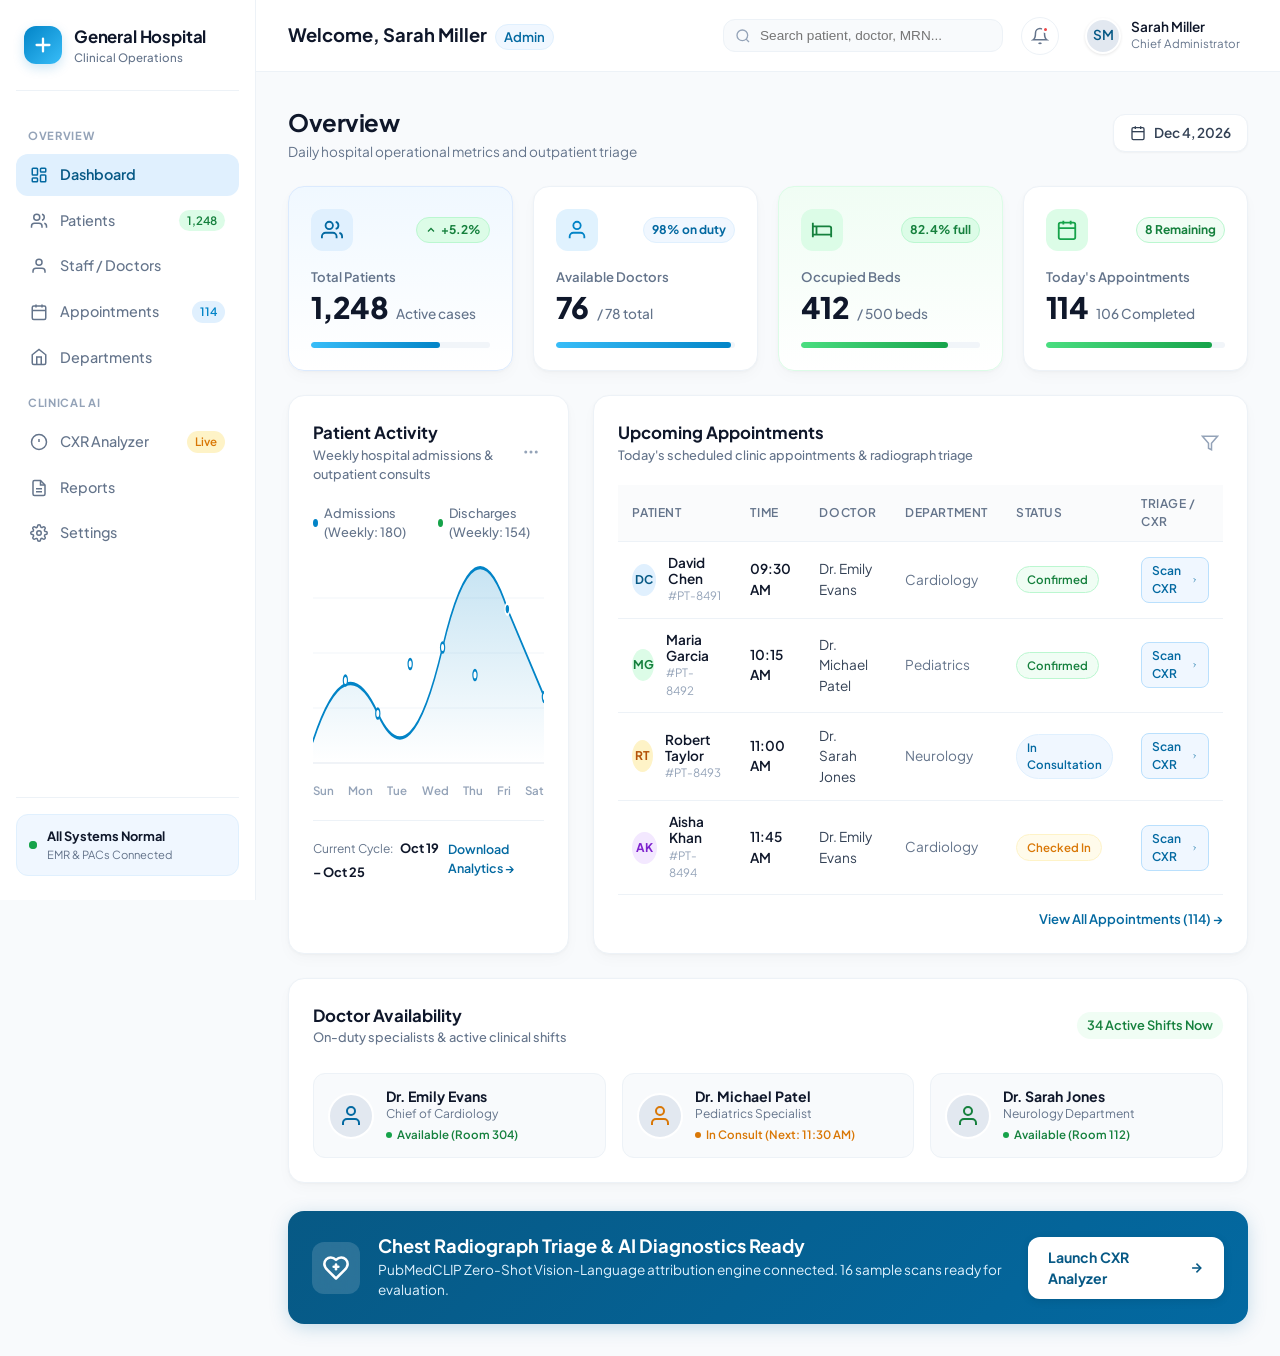
<file: frontend/hospital_dashboard.html>
<!DOCTYPE html>
<html lang="en">
<head>
  <meta charset="UTF-8">
  <meta name="viewport" content="width=device-width, initial-scale=1.0">
  <title>General Hospital — Operations & Management Console</title>
  
  <!-- Clean Human Healthcare Typography -->
  <link rel="preconnect" href="https://fonts.googleapis.com">
  <link rel="preconnect" href="https://fonts.gstatic.com" crossorigin>
  <link href="https://fonts.googleapis.com/css2?family=Plus+Jakarta+Sans:wght@400;500;600;700;800&family=Inter:wght@400;500;600&display=swap" rel="stylesheet">

  <style>
    /* ==========================================================================
       HEALTHCARE DESIGN SYSTEM: CLEAN, HUMAN, SOFT PASTEL BLUE & MINT GREEN
       ========================================================================== */
    :root {
      /* Base canvas & neutrals */
      --bg-canvas: #f8fafc;
      --bg-card: #ffffff;
      --border-subtle: #edf2f7;
      --border-hover: #e2e8f0;

      /* Primary Pastel Blue Palette */
      --blue-50: #f0f7ff;
      --blue-100: #e0f0fe;
      --blue-200: #bae0fd;
      --blue-500: #0284c7;
      --blue-600: #0369a1;
      --blue-700: #075985;

      /* Primary Pastel Mint Green Palette */
      --mint-50: #f0fdf4;
      --mint-100: #dcfce7;
      --mint-200: #bbf7d0;
      --mint-500: #16a34a;
      --mint-600: #15803d;

      /* Soft Alert / Warning (Subtle Amber) */
      --amber-50: #fffbeb;
      --amber-100: #fef3c7;
      --amber-600: #d97706;

      /* High readability slate typography */
      --text-main: #0f172a;
      --text-body: #334155;
      --text-muted: #64748b;
      --text-light: #94a3b8;

      /* Soft drop shadows */
      --shadow-sm: 0 1px 2px 0 rgba(0, 0, 0, 0.04);
      --shadow-card: 0 1px 3px 0 rgba(15, 23, 42, 0.03), 0 6px 16px -2px rgba(15, 23, 42, 0.03);
      --shadow-card-hover: 0 4px 6px -1px rgba(15, 23, 42, 0.04), 0 10px 24px -3px rgba(15, 23, 42, 0.05);

      /* Radius */
      --radius-sm: 8px;
      --radius-md: 12px;
      --radius-lg: 16px;
      --radius-xl: 20px;
    }

    * {
      box-sizing: border-box;
      margin: 0;
      padding: 0;
    }

    body {
      font-family: 'Plus Jakarta Sans', 'Inter', -apple-system, BlinkMacSystemFont, sans-serif;
      background-color: var(--bg-canvas);
      color: var(--text-body);
      -webkit-font-smoothing: antialiased;
      -moz-osx-font-smoothing: grayscale;
      line-height: 1.5;
      overflow-x: hidden;
    }

    /* Layout Shell */
    .dashboard-layout {
      display: flex;
      min-height: 100vh;
      background-color: var(--bg-canvas);
    }

    /* --------------------------------------------------------------------------
       SIDEBAR NAVIGATION
       -------------------------------------------------------------------------- */
    .dashboard-sidebar {
      width: 256px;
      background-color: var(--bg-card);
      border-right: 1px solid var(--border-subtle);
      display: flex;
      flex-direction: column;
      flex-shrink: 0;
      position: sticky;
      top: 0;
      height: 100vh;
      padding: 24px 16px;
      z-index: 40;
    }

    .brand-header {
      display: flex;
      align-items: center;
      gap: 12px;
      padding: 0 8px 24px 8px;
      border-bottom: 1px solid var(--border-subtle);
    }

    .brand-icon {
      width: 38px;
      height: 38px;
      border-radius: var(--radius-md);
      background: linear-gradient(135deg, var(--blue-500), #38bdf8);
      display: flex;
      align-items: center;
      justify-content: center;
      color: #ffffff;
      box-shadow: 0 4px 12px rgba(2, 132, 199, 0.2);
    }

    .brand-title {
      font-size: 1.05rem;
      font-weight: 700;
      color: var(--text-main);
      letter-spacing: -0.01em;
    }

    .brand-subtitle {
      font-size: 0.72rem;
      color: var(--text-muted);
      font-weight: 500;
    }

    .nav-list {
      list-style: none;
      margin-top: 24px;
      display: flex;
      flex-direction: column;
      gap: 4px;
      flex-grow: 1;
    }

    .nav-section-title {
      font-size: 0.7rem;
      font-weight: 700;
      text-transform: uppercase;
      letter-spacing: 0.06em;
      color: var(--text-light);
      padding: 12px 12px 6px 12px;
    }

    .nav-link {
      display: flex;
      align-items: center;
      gap: 12px;
      padding: 10px 14px;
      border-radius: var(--radius-md);
      color: var(--text-muted);
      text-decoration: none;
      font-weight: 500;
      font-size: 0.9rem;
      transition: all 0.15s ease-in-out;
    }

    .nav-link:hover {
      background-color: var(--blue-50);
      color: var(--blue-600);
    }

    .nav-link.active {
      background-color: var(--blue-100);
      color: var(--blue-700);
      font-weight: 600;
    }

    .nav-link.active .nav-icon {
      color: var(--blue-600);
    }

    .nav-icon {
      width: 18px;
      height: 18px;
      color: var(--text-muted);
      transition: color 0.15s ease;
    }

    .nav-badge {
      margin-left: auto;
      font-size: 0.72rem;
      font-weight: 600;
      padding: 2px 8px;
      border-radius: 9999px;
      background-color: var(--mint-100);
      color: var(--mint-600);
    }

    .sidebar-footer {
      padding-top: 16px;
      border-top: 1px solid var(--border-subtle);
    }

    .hospital-system-pill {
      background: var(--blue-50);
      border: 1px solid var(--blue-100);
      padding: 12px;
      border-radius: var(--radius-md);
      display: flex;
      align-items: center;
      gap: 10px;
    }

    .status-dot-pulse {
      width: 8px;
      height: 8px;
      border-radius: 50%;
      background-color: var(--mint-500);
      position: relative;
    }

    .status-dot-pulse::after {
      content: '';
      position: absolute;
      width: 100%;
      height: 100%;
      border-radius: 50%;
      background-color: var(--mint-500);
      opacity: 0.5;
      animation: pulse 2s infinite;
    }

    @keyframes pulse {
      0% { transform: scale(1); opacity: 0.5; }
      100% { transform: scale(2.4); opacity: 0; }
    }

    /* --------------------------------------------------------------------------
       MAIN CONTENT CONTAINER
       -------------------------------------------------------------------------- */
    .dashboard-main {
      flex: 1;
      display: flex;
      flex-direction: column;
      overflow-y: auto;
    }

    /* Topbar */
    .dashboard-topbar {
      height: 72px;
      background-color: var(--bg-card);
      border-bottom: 1px solid var(--border-subtle);
      display: flex;
      align-items: center;
      justify-content: space-between;
      padding: 0 32px;
      position: sticky;
      top: 0;
      z-index: 30;
    }

    .topbar-welcome {
      display: flex;
      align-items: baseline;
      gap: 8px;
    }

    .welcome-greeting {
      font-size: 1.15rem;
      font-weight: 700;
      color: var(--text-main);
    }

    .welcome-role {
      font-size: 0.82rem;
      font-weight: 600;
      color: var(--blue-600);
      background-color: var(--blue-50);
      padding: 2px 8px;
      border-radius: 9999px;
      border: 1px solid var(--blue-100);
    }

    .topbar-actions {
      display: flex;
      align-items: center;
      gap: 18px;
    }

    .search-input-wrapper {
      position: relative;
      width: 280px;
    }

    .search-input-wrapper svg {
      position: absolute;
      left: 12px;
      top: 50%;
      transform: translateY(-50%);
      width: 16px;
      height: 16px;
      color: var(--text-light);
    }

    .search-input {
      width: 100%;
      padding: 8px 12px 8px 36px;
      font-size: 0.85rem;
      border: 1px solid var(--border-subtle);
      border-radius: var(--radius-md);
      background-color: var(--bg-canvas);
      color: var(--text-main);
      outline: none;
      transition: all 0.15s ease;
    }

    .search-input:focus {
      background-color: #ffffff;
      border-color: var(--blue-200);
      box-shadow: 0 0 0 3px rgba(2, 132, 199, 0.08);
    }

    .icon-button {
      width: 38px;
      height: 38px;
      border-radius: 50%;
      border: 1px solid var(--border-subtle);
      background: var(--bg-card);
      display: flex;
      align-items: center;
      justify-content: center;
      color: var(--text-muted);
      cursor: pointer;
      position: relative;
      transition: all 0.15s ease;
    }

    .icon-button:hover {
      background: var(--blue-50);
      color: var(--blue-600);
      border-color: var(--blue-200);
    }

    .notification-dot {
      position: absolute;
      top: 8px;
      right: 9px;
      width: 7px;
      height: 7px;
      border-radius: 50%;
      background-color: #ef4444;
      border: 2px solid #ffffff;
    }

    .user-profile-menu {
      display: flex;
      align-items: center;
      gap: 10px;
      cursor: pointer;
      padding: 4px 8px;
      border-radius: var(--radius-md);
      transition: background 0.15s ease;
    }

    .user-profile-menu:hover {
      background: var(--blue-50);
    }

    .user-avatar {
      width: 36px;
      height: 36px;
      border-radius: 50%;
      background: #e2e8f0;
      overflow: hidden;
      display: flex;
      align-items: center;
      justify-content: center;
      font-weight: 600;
      font-size: 0.85rem;
      color: var(--blue-700);
      border: 2px solid #ffffff;
      box-shadow: 0 1px 3px rgba(0,0,0,0.1);
    }

    .user-meta-name {
      font-size: 0.85rem;
      font-weight: 600;
      color: var(--text-main);
      line-height: 1.2;
    }

    .user-meta-sub {
      font-size: 0.72rem;
      color: var(--text-muted);
    }

    /* Content Area */
    .dashboard-content {
      padding: 32px;
      display: flex;
      flex-direction: column;
      gap: 24px;
    }

    /* Page Header with Date Filter */
    .page-title-row {
      display: flex;
      align-items: center;
      justify-content: space-between;
    }

    .page-title-heading {
      font-size: 1.5rem;
      font-weight: 700;
      color: var(--text-main);
      letter-spacing: -0.02em;
    }

    .date-filter-chip {
      display: flex;
      align-items: center;
      gap: 8px;
      background-color: var(--bg-card);
      border: 1px solid var(--border-subtle);
      padding: 8px 16px;
      border-radius: var(--radius-md);
      font-size: 0.85rem;
      font-weight: 600;
      color: var(--text-body);
      box-shadow: var(--shadow-sm);
    }

    /* --------------------------------------------------------------------------
       QUICK STAT CARDS (4 COLUMNS)
       -------------------------------------------------------------------------- */
    .stat-cards-grid {
      display: grid;
      grid-template-columns: repeat(4, 1fr);
      gap: 20px;
    }

    .stat-card {
      background-color: var(--bg-card);
      border-radius: var(--radius-lg);
      padding: 22px;
      border: 1px solid var(--border-subtle);
      box-shadow: var(--shadow-card);
      display: flex;
      flex-direction: column;
      justify-content: space-between;
      transition: transform 0.15s ease, box-shadow 0.15s ease;
      position: relative;
      overflow: hidden;
    }

    .stat-card:hover {
      transform: translateY(-2px);
      box-shadow: var(--shadow-card-hover);
    }

    .stat-card.pastel-blue {
      background: linear-gradient(180deg, #f0f8ff 0%, #ffffff 100%);
      border-color: #dbeafe;
    }

    .stat-card.pastel-mint {
      background: linear-gradient(180deg, #f0fdf4 0%, #ffffff 100%);
      border-color: #dcfce7;
    }

    .stat-card-header {
      display: flex;
      align-items: center;
      justify-content: space-between;
      margin-bottom: 16px;
    }

    .stat-icon-wrapper {
      width: 42px;
      height: 42px;
      border-radius: var(--radius-md);
      display: flex;
      align-items: center;
      justify-content: center;
    }

    .stat-card.pastel-blue .stat-icon-wrapper {
      background-color: var(--blue-100);
      color: var(--blue-600);
    }

    .stat-card.pastel-mint .stat-icon-wrapper {
      background-color: var(--mint-100);
      color: var(--mint-600);
    }

    .stat-delta-badge {
      font-size: 0.75rem;
      font-weight: 700;
      padding: 3px 8px;
      border-radius: 9999px;
      display: inline-flex;
      align-items: center;
      gap: 4px;
    }

    .delta-positive {
      background-color: var(--mint-100);
      color: var(--mint-600);
      border: 1px solid var(--mint-200);
    }

    .delta-neutral {
      background-color: var(--blue-50);
      color: var(--blue-600);
      border: 1px solid var(--blue-100);
    }

    .stat-title {
      font-size: 0.82rem;
      font-weight: 600;
      color: var(--text-muted);
      margin-bottom: 6px;
    }

    .stat-value-row {
      display: flex;
      align-items: baseline;
      gap: 8px;
    }

    .stat-main-number {
      font-size: 1.85rem;
      font-weight: 800;
      color: var(--text-main);
      letter-spacing: -0.02em;
      line-height: 1;
    }

    .stat-subtext {
      font-size: 0.85rem;
      color: var(--text-muted);
      font-weight: 500;
    }

    .stat-progress-bar {
      width: 100%;
      height: 6px;
      background-color: #f1f5f9;
      border-radius: 9999px;
      margin-top: 18px;
      overflow: hidden;
    }

    .stat-progress-fill-blue {
      height: 100%;
      background: linear-gradient(90deg, #38bdf8, var(--blue-500));
      border-radius: 9999px;
    }

    .stat-progress-fill-mint {
      height: 100%;
      background: linear-gradient(90deg, #4ade80, var(--mint-500));
      border-radius: 9999px;
    }

    /* --------------------------------------------------------------------------
       TWO COLUMN MAIN SECTION
       -------------------------------------------------------------------------- */
    .dashboard-grid-2col {
      display: grid;
      grid-template-columns: 5fr 7fr;
      gap: 24px;
    }

    .card-panel {
      background-color: var(--bg-card);
      border-radius: var(--radius-lg);
      border: 1px solid var(--border-subtle);
      box-shadow: var(--shadow-card);
      padding: 24px;
      display: flex;
      flex-direction: column;
    }

    .panel-header {
      display: flex;
      align-items: center;
      justify-content: space-between;
      margin-bottom: 20px;
    }

    .panel-title {
      font-size: 1.05rem;
      font-weight: 700;
      color: var(--text-main);
      display: flex;
      align-items: center;
      gap: 8px;
    }

    .panel-subtitle {
      font-size: 0.8rem;
      color: var(--text-muted);
      font-weight: 500;
    }

    .panel-action-btn {
      background: none;
      border: none;
      color: var(--text-light);
      cursor: pointer;
      padding: 4px;
      border-radius: var(--radius-sm);
      display: flex;
      align-items: center;
    }

    .panel-action-btn:hover {
      color: var(--text-main);
      background-color: var(--bg-canvas);
    }

    /* Chart Simulation */
    .chart-container {
      width: 100%;
      height: 220px;
      position: relative;
    }

    .chart-legend {
      display: flex;
      align-items: center;
      gap: 16px;
      margin-bottom: 12px;
      font-size: 0.8rem;
      font-weight: 500;
    }

    .legend-item {
      display: flex;
      align-items: center;
      gap: 6px;
      color: var(--text-muted);
    }

    .legend-dot-blue {
      width: 8px;
      height: 8px;
      border-radius: 50%;
      background-color: var(--blue-500);
    }

    .legend-dot-mint {
      width: 8px;
      height: 8px;
      border-radius: 50%;
      background-color: var(--mint-500);
    }

    /* Table Component */
    .custom-table {
      width: 100%;
      border-collapse: collapse;
      text-align: left;
    }

    .custom-table th {
      font-size: 0.75rem;
      font-weight: 600;
      text-transform: uppercase;
      letter-spacing: 0.05em;
      color: var(--text-muted);
      padding: 10px 14px;
      border-bottom: 1px solid var(--border-subtle);
      background-color: #fafbfc;
    }

    .custom-table td {
      padding: 13px 14px;
      font-size: 0.85rem;
      border-bottom: 1px solid var(--border-subtle);
      vertical-align: middle;
    }

    .custom-table tbody tr:hover {
      background-color: #f8fafc;
    }

    .patient-cell {
      display: flex;
      align-items: center;
      gap: 12px;
    }

    .avatar-sm {
      width: 32px;
      height: 32px;
      border-radius: 50%;
      background: var(--blue-100);
      color: var(--blue-700);
      font-weight: 700;
      font-size: 0.75rem;
      display: flex;
      align-items: center;
      justify-content: center;
    }

    .patient-name {
      font-weight: 600;
      color: var(--text-main);
      line-height: 1.2;
    }

    .patient-id {
      font-size: 0.72rem;
      color: var(--text-light);
    }

    .status-badge {
      font-size: 0.72rem;
      font-weight: 600;
      padding: 4px 10px;
      border-radius: 9999px;
      display: inline-block;
    }

    .status-confirmed {
      background-color: var(--mint-50);
      color: var(--mint-600);
      border: 1px solid var(--mint-200);
    }

    .status-pending {
      background-color: var(--amber-50);
      color: var(--amber-600);
      border: 1px solid var(--amber-100);
    }

    .status-in-progress {
      background-color: var(--blue-50);
      color: var(--blue-600);
      border: 1px solid var(--blue-100);
    }

    .btn-action-triage {
      display: inline-flex;
      align-items: center;
      gap: 5px;
      padding: 4px 10px;
      border-radius: var(--radius-sm);
      font-size: 0.75rem;
      font-weight: 600;
      color: var(--blue-600);
      background-color: var(--blue-50);
      border: 1px solid var(--blue-200);
      text-decoration: none;
      transition: all 0.15s ease;
    }

    .btn-action-triage:hover {
      background-color: var(--blue-500);
      color: #ffffff;
      border-color: var(--blue-500);
    }

    /* --------------------------------------------------------------------------
       DOCTOR AVAILABILITY SECTION & CXR INTEGRATION
       -------------------------------------------------------------------------- */
    .doctors-grid {
      display: grid;
      grid-template-columns: repeat(3, 1fr);
      gap: 16px;
      margin-top: 6px;
    }

    .doctor-card {
      background-color: var(--bg-canvas);
      border: 1px solid var(--border-subtle);
      border-radius: var(--radius-md);
      padding: 14px;
      display: flex;
      align-items: center;
      gap: 12px;
      transition: all 0.15s ease;
    }

    .doctor-card:hover {
      background-color: #ffffff;
      border-color: var(--blue-200);
      box-shadow: var(--shadow-sm);
    }

    .doctor-img-wrap {
      width: 46px;
      height: 46px;
      border-radius: 50%;
      background: #e2e8f0;
      display: flex;
      align-items: center;
      justify-content: center;
      font-weight: 700;
      font-size: 0.9rem;
      color: var(--blue-600);
      overflow: hidden;
      flex-shrink: 0;
      border: 2px solid #ffffff;
    }

    .doctor-name {
      font-size: 0.88rem;
      font-weight: 700;
      color: var(--text-main);
      line-height: 1.2;
    }

    .doctor-dept {
      font-size: 0.75rem;
      color: var(--text-muted);
    }

    .doctor-status {
      display: flex;
      align-items: center;
      gap: 5px;
      font-size: 0.72rem;
      font-weight: 600;
      margin-top: 3px;
    }

    .avail-dot {
      width: 6px;
      height: 6px;
      border-radius: 50%;
    }

    .status-available { color: var(--mint-600); }
    .status-available .avail-dot { background-color: var(--mint-500); }

    .status-busy { color: var(--amber-600); }
    .status-busy .avail-dot { background-color: var(--amber-600); }

    /* CXR AI Integration Banner (Clinical & Trustworthy) */
    .cxr-triage-banner {
      background: linear-gradient(135deg, #075985 0%, #0369a1 100%);
      color: #ffffff;
      border-radius: var(--radius-lg);
      padding: 24px;
      display: flex;
      align-items: center;
      justify-content: space-between;
      box-shadow: 0 4px 20px -2px rgba(3, 105, 161, 0.25);
      margin-top: 4px;
    }

    .cxr-banner-left {
      display: flex;
      align-items: center;
      gap: 18px;
    }

    .cxr-banner-icon {
      width: 52px;
      height: 52px;
      border-radius: var(--radius-md);
      background-color: rgba(255, 255, 255, 0.15);
      backdrop-filter: blur(8px);
      display: flex;
      align-items: center;
      justify-content: center;
    }

    .cxr-banner-title {
      font-size: 1.15rem;
      font-weight: 700;
      line-height: 1.2;
    }

    .cxr-banner-desc {
      font-size: 0.85rem;
      color: #e0f2fe;
      margin-top: 2px;
    }

    .btn-cxr-action {
      background-color: #ffffff;
      color: var(--blue-700);
      font-weight: 700;
      font-size: 0.88rem;
      padding: 10px 20px;
      border-radius: var(--radius-md);
      border: none;
      cursor: pointer;
      display: flex;
      align-items: center;
      gap: 8px;
      box-shadow: 0 2px 8px rgba(0, 0, 0, 0.1);
      transition: all 0.15s ease;
      text-decoration: none;
    }

    .btn-cxr-action:hover {
      background-color: #f8fafc;
      transform: translateY(-1px);
      box-shadow: 0 4px 12px rgba(0, 0, 0, 0.15);
    }

    /* Responsive */
    @media (max-width: 1200px) {
      .stat-cards-grid {
        grid-template-columns: repeat(2, 1fr);
      }
      .dashboard-grid-2col {
        grid-template-columns: 1fr;
      }
      .doctors-grid {
        grid-template-columns: repeat(2, 1fr);
      }
    }

    @media (max-width: 768px) {
      .dashboard-sidebar {
        display: none;
      }
      .stat-cards-grid {
        grid-template-columns: 1fr;
      }
      .doctors-grid {
        grid-template-columns: 1fr;
      }
      .dashboard-content {
        padding: 16px;
      }
      .dashboard-topbar {
        padding: 0 16px;
      }
    }
  </style>
</head>
<body>

  <div class="dashboard-layout">

    <!-- ======================================================================
         SIDEBAR NAVIGATION
         ====================================================================== -->
    <aside class="dashboard-sidebar">
      <!-- Brand Logo -->
      <div class="brand-header">
        <div class="brand-icon">
          <svg width="22" height="22" viewBox="0 0 24 24" fill="none" stroke="currentColor" stroke-width="2.5" stroke-linecap="round" stroke-linejoin="round">
            <path d="M12 5v14M5 12h14"/>
          </svg>
        </div>
        <div>
          <h1 class="brand-title">General Hospital</h1>
          <p class="brand-subtitle">Clinical Operations</p>
        </div>
      </div>

      <!-- Navigation Links -->
      <ul class="nav-list">
        <li class="nav-section-title">Overview</li>
        <li>
          <a href="#" class="nav-link active">
            <svg class="nav-icon" viewBox="0 0 24 24" fill="none" stroke="currentColor" stroke-width="2">
              <rect x="3" y="3" width="7" height="9" rx="1"/>
              <rect x="14" y="3" width="7" height="5" rx="1"/>
              <rect x="14" y="12" width="7" height="9" rx="1"/>
              <rect x="3" y="16" width="7" height="5" rx="1"/>
            </svg>
            <span>Dashboard</span>
          </a>
        </li>
        <li>
          <a href="#" class="nav-link" id="navPatients">
            <svg class="nav-icon" viewBox="0 0 24 24" fill="none" stroke="currentColor" stroke-width="2">
              <path d="M16 21v-2a4 4 0 0 0-4-4H6a4 4 0 0 0-4 4v2"/>
              <circle cx="9" cy="7" r="4"/>
              <path d="M22 21v-2a4 4 0 0 0-3-3.87"/>
              <path d="M16 3.13a4 4 0 0 1 0 7.75"/>
            </svg>
            <span>Patients</span>
            <span class="nav-badge">1,248</span>
          </a>
        </li>
        <li>
          <a href="#" class="nav-link">
            <svg class="nav-icon" viewBox="0 0 24 24" fill="none" stroke="currentColor" stroke-width="2">
              <path d="M20 21v-2a4 4 0 0 0-4-4H8a4 4 0 0 0-4 4v2"/>
              <circle cx="12" cy="7" r="4"/>
            </svg>
            <span>Staff / Doctors</span>
          </a>
        </li>
        <li>
          <a href="#" class="nav-link">
            <svg class="nav-icon" viewBox="0 0 24 24" fill="none" stroke="currentColor" stroke-width="2">
              <rect x="3" y="4" width="18" height="18" rx="2" ry="2"/>
              <line x1="16" y1="2" x2="16" y2="6"/>
              <line x1="8" y1="2" x2="8" y2="6"/>
              <line x1="3" y1="10" x2="21" y2="10"/>
            </svg>
            <span>Appointments</span>
            <span class="nav-badge" style="background:#e0f0fe; color:#0284c7;">114</span>
          </a>
        </li>
        <li>
          <a href="#" class="nav-link">
            <svg class="nav-icon" viewBox="0 0 24 24" fill="none" stroke="currentColor" stroke-width="2">
              <path d="M3 9l9-7 9 7v11a2 2 0 0 1-2 2H5a2 2 0 0 1-2-2z"/>
              <polyline points="9 22 9 12 15 12 15 22"/>
            </svg>
            <span>Departments</span>
          </a>
        </li>

        <li class="nav-section-title">Clinical AI</li>
        <li>
          <a href="index.html" class="nav-link" title="Open RAD·LAB Chest X-Ray Finding Analyzer">
            <svg class="nav-icon" viewBox="0 0 24 24" fill="none" stroke="currentColor" stroke-width="2">
              <circle cx="12" cy="12" r="10"/>
              <line x1="12" y1="8" x2="12" y2="12"/>
              <line x1="12" y1="16" x2="12.01" y2="16"/>
            </svg>
            <span>CXR Analyzer</span>
            <span class="nav-badge" style="background:#fef3c7; color:#d97706;">Live</span>
          </a>
        </li>
        <li>
          <a href="#" class="nav-link">
            <svg class="nav-icon" viewBox="0 0 24 24" fill="none" stroke="currentColor" stroke-width="2">
              <path d="M14 2H6a2 2 0 0 0-2 2v16a2 2 0 0 0 2 2h12a2 2 0 0 0 2-2V8z"/>
              <polyline points="14 2 14 8 20 8"/>
              <line x1="16" y1="13" x2="8" y2="13"/>
              <line x1="16" y1="17" x2="8" y2="17"/>
            </svg>
            <span>Reports</span>
          </a>
        </li>
        <li>
          <a href="#" class="nav-link">
            <svg class="nav-icon" viewBox="0 0 24 24" fill="none" stroke="currentColor" stroke-width="2">
              <circle cx="12" cy="12" r="3"/>
              <path d="M19.4 15a1.65 1.65 0 0 0 .33 1.82l.06.06a2 2 0 0 1 0 2.83 2 2 0 0 1-2.83 0l-.06-.06a1.65 1.65 0 0 0-1.82-.33 1.65 1.65 0 0 0-1 1.51V21a2 2 0 0 1-2 2 2 2 0 0 1-2-2v-.09A1.65 1.65 0 0 0 9 19.4a1.65 1.65 0 0 0-1.82.33l-.06.06a2 2 0 0 1-2.83 0 2 2 0 0 1 0-2.83l.06-.06a1.65 1.65 0 0 0 .33-1.82 1.65 1.65 0 0 0-1.51-1H3a2 2 0 0 1-2-2 2 2 0 0 1 2-2h.09A1.65 1.65 0 0 0 4.6 9a1.65 1.65 0 0 0-.33-1.82l-.06-.06a2 2 0 0 1 0-2.83 2 2 0 0 1 2.83 0l.06.06a1.65 1.65 0 0 0 1.82.33H9a1.65 1.65 0 0 0 1-1.51V3a2 2 0 0 1 2-2 2 2 0 0 1 2 2v.09a1.65 1.65 0 0 0 1 1.51 1.65 1.65 0 0 0 1.82-.33l.06-.06a2 2 0 0 1 2.83 0 2 2 0 0 1 0 2.83l-.06.06a1.65 1.65 0 0 0-.33 1.82V9a1.65 1.65 0 0 0 1.51 1H21a2 2 0 0 1 2 2 2 2 0 0 1-2 2h-.09a1.65 1.65 0 0 0-1.51 1z"/>
            </svg>
            <span>Settings</span>
          </a>
        </li>
      </ul>

      <!-- Footer System Pill -->
      <div class="sidebar-footer">
        <div class="hospital-system-pill">
          <div class="status-dot-pulse"></div>
          <div>
            <p style="font-size: 0.8rem; font-weight: 700; color: var(--text-main);">All Systems Normal</p>
            <p style="font-size: 0.7rem; color: var(--text-muted);">EMR & PACs Connected</p>
          </div>
        </div>
      </div>
    </aside>

    <!-- ======================================================================
         MAIN CONTENT AREA
         ====================================================================== -->
    <main class="dashboard-main">

      <!-- Topbar -->
      <header class="dashboard-topbar">
        <div class="topbar-welcome">
          <h2 class="welcome-greeting">Welcome, Sarah Miller</h2>
          <span class="welcome-role">Admin</span>
        </div>

        <div class="topbar-actions">
          <!-- Search Bar -->
          <div class="search-input-wrapper">
            <svg viewBox="0 0 24 24" fill="none" stroke="currentColor" stroke-width="2">
              <circle cx="11" cy="11" r="8"/>
              <line x1="21" y1="21" x2="16.65" y2="16.65"/>
            </svg>
            <input type="text" id="globalSearchInput" class="search-input" placeholder="Search patient, doctor, MRN...">
          </div>

          <!-- Notification Bell -->
          <button class="icon-button" title="Notifications" id="notificationBtn">
            <svg width="18" height="18" viewBox="0 0 24 24" fill="none" stroke="currentColor" stroke-width="2">
              <path d="M18 8A6 6 0 0 0 6 8c0 7-3 9-3 9h18s-3-2-3-9"/>
              <path d="M13.73 21a2 2 0 0 1-3.46 0"/>
            </svg>
            <span class="notification-dot"></span>
          </button>

          <!-- User Profile -->
          <div class="user-profile-menu">
            <div class="user-avatar">SM</div>
            <div>
              <div class="user-meta-name">Sarah Miller</div>
              <div class="user-meta-sub">Chief Administrator</div>
            </div>
          </div>
        </div>
      </header>

      <!-- Dashboard Body Content -->
      <div class="dashboard-content">

        <!-- Page Header & Date Badge -->
        <div class="page-title-row">
          <div>
            <h2 class="page-title-heading">Overview</h2>
            <p style="font-size: 0.85rem; color: var(--text-muted); margin-top: 2px;">Daily hospital operational metrics and outpatient triage</p>
          </div>
          <div class="date-filter-chip">
            <svg width="16" height="16" viewBox="0 0 24 24" fill="none" stroke="currentColor" stroke-width="2">
              <rect x="3" y="4" width="18" height="18" rx="2" ry="2"/>
              <line x1="16" y1="2" x2="16" y2="6"/>
              <line x1="8" y1="2" x2="8" y2="6"/>
              <line x1="3" y1="10" x2="21" y2="10"/>
            </svg>
            <span id="currentDateDisplay">Oct 25, 2026</span>
          </div>
        </div>

        <!-- Quick Stat Cards (4 Columns) -->
        <div class="stat-cards-grid">

          <!-- Card 1: Total Patients (Pastel Blue) -->
          <div class="stat-card pastel-blue">
            <div class="stat-card-header">
              <div class="stat-icon-wrapper">
                <svg width="22" height="22" viewBox="0 0 24 24" fill="none" stroke="currentColor" stroke-width="2">
                  <path d="M17 21v-2a4 4 0 0 0-4-4H5a4 4 0 0 0-4 4v2"/>
                  <circle cx="9" cy="7" r="4"/>
                  <path d="M23 21v-2a4 4 0 0 0-3-3.87"/>
                  <path d="M16 3.13a4 4 0 0 1 0 7.75"/>
                </svg>
              </div>
              <span class="stat-delta-badge delta-positive">
                <svg width="12" height="12" viewBox="0 0 24 24" fill="none" stroke="currentColor" stroke-width="2.5"><polyline points="18 15 12 9 6 15"/></svg>
                +5.2%
              </span>
            </div>
            <div>
              <p class="stat-title">Total Patients</p>
              <div class="stat-value-row">
                <h3 class="stat-main-number">1,248</h3>
                <span class="stat-subtext">Active cases</span>
              </div>
            </div>
            <div class="stat-progress-bar">
              <div class="stat-progress-fill-blue" style="width: 72%;"></div>
            </div>
          </div>

          <!-- Card 2: Available Doctors -->
          <div class="stat-card">
            <div class="stat-card-header">
              <div class="stat-icon-wrapper" style="background: #e0f2fe; color: #0284c7;">
                <svg width="22" height="22" viewBox="0 0 24 24" fill="none" stroke="currentColor" stroke-width="2">
                  <path d="M20 21v-2a4 4 0 0 0-4-4H8a4 4 0 0 0-4 4v2"/>
                  <circle cx="12" cy="7" r="4"/>
                </svg>
              </div>
              <span class="stat-delta-badge delta-neutral">98% on duty</span>
            </div>
            <div>
              <p class="stat-title">Available Doctors</p>
              <div class="stat-value-row">
                <h3 class="stat-main-number">76</h3>
                <span class="stat-subtext">/ 78 total</span>
              </div>
            </div>
            <div class="stat-progress-bar">
              <div class="stat-progress-fill-blue" style="width: 98%;"></div>
            </div>
          </div>

          <!-- Card 3: Occupied Beds (Pastel Mint) -->
          <div class="stat-card pastel-mint">
            <div class="stat-card-header">
              <div class="stat-icon-wrapper">
                <svg width="22" height="22" viewBox="0 0 24 24" fill="none" stroke="currentColor" stroke-width="2">
                  <path d="M2 4v16M2 8h18a2 2 0 0 1 2 2v10M2 17h20M6 8v9"/>
                </svg>
              </div>
              <span class="stat-delta-badge delta-positive">82.4% full</span>
            </div>
            <div>
              <p class="stat-title">Occupied Beds</p>
              <div class="stat-value-row">
                <h3 class="stat-main-number">412</h3>
                <span class="stat-subtext">/ 500 beds</span>
              </div>
            </div>
            <div class="stat-progress-bar">
              <div class="stat-progress-fill-mint" style="width: 82.4%;"></div>
            </div>
          </div>

          <!-- Card 4: Today's Appointments -->
          <div class="stat-card">
            <div class="stat-card-header">
              <div class="stat-icon-wrapper" style="background: #dcfce7; color: #16a34a;">
                <svg width="22" height="22" viewBox="0 0 24 24" fill="none" stroke="currentColor" stroke-width="2">
                  <rect x="3" y="4" width="18" height="18" rx="2" ry="2"/>
                  <line x1="16" y1="2" x2="16" y2="6"/>
                  <line x1="8" y1="2" x2="8" y2="6"/>
                  <line x1="3" y1="10" x2="21" y2="10"/>
                </svg>
              </div>
              <span class="stat-delta-badge delta-neutral" style="background: #f0fdf4; color: #15803d; border-color: #bbf7d0;">
                8 Remaining
              </span>
            </div>
            <div>
              <p class="stat-title">Today's Appointments</p>
              <div class="stat-value-row">
                <h3 class="stat-main-number">114</h3>
                <span class="stat-subtext">106 Completed</span>
              </div>
            </div>
            <div class="stat-progress-bar">
              <div class="stat-progress-fill-mint" style="width: 93%;"></div>
            </div>
          </div>

        </div>

        <!-- Two Column Section -->
        <div class="dashboard-grid-2col">

          <!-- Left Column: Patient Activity Weekly Trend -->
          <div class="card-panel">
            <div class="panel-header">
              <div>
                <h3 class="panel-title">Patient Activity</h3>
                <p class="panel-subtitle">Weekly hospital admissions & outpatient consults</p>
              </div>
              <button class="panel-action-btn" title="More options">
                <svg width="18" height="18" viewBox="0 0 24 24" fill="none" stroke="currentColor" stroke-width="2">
                  <circle cx="12" cy="12" r="1"/><circle cx="19" cy="12" r="1"/><circle cx="5" cy="12" r="1"/>
                </svg>
              </button>
            </div>

            <!-- Legend -->
            <div class="chart-legend">
              <div class="legend-item">
                <span class="legend-dot-blue"></span>
                <span>Admissions (Weekly: 180)</span>
              </div>
              <div class="legend-item">
                <span class="legend-dot-mint"></span>
                <span>Discharges (Weekly: 154)</span>
              </div>
            </div>

            <!-- Smooth SVG Curve Chart -->
            <div class="chart-container">
              <svg width="100%" height="100%" viewBox="0 0 500 200" preserveAspectRatio="none">
                <defs>
                  <linearGradient id="blueGradient" x1="0" y1="0" x2="0" y2="1">
                    <stop offset="0%" stop-color="#0284c7" stop-opacity="0.22"/>
                    <stop offset="100%" stop-color="#0284c7" stop-opacity="0.0"/>
                  </linearGradient>
                </defs>

                <line x1="0" y1="40" x2="500" y2="40" stroke="#f1f5f9" stroke-width="1"/>
                <line x1="0" y1="90" x2="500" y2="90" stroke="#f1f5f9" stroke-width="1"/>
                <line x1="0" y1="140" x2="500" y2="140" stroke="#f1f5f9" stroke-width="1"/>
                <line x1="0" y1="190" x2="500" y2="190" stroke="#e2e8f0" stroke-width="1"/>

                <path d="M 0 170 Q 70 80, 140 145 T 280 85 T 420 50 L 500 130 L 500 190 L 0 190 Z" fill="url(#blueGradient)"/>
                <path d="M 0 170 Q 70 80, 140 145 T 280 85 T 420 50 L 500 130" fill="none" stroke="#0284c7" stroke-width="3" stroke-linecap="round"/>

                <circle cx="70" cy="115" r="4.5" fill="#ffffff" stroke="#0284c7" stroke-width="2.5"/>
                <circle cx="140" cy="145" r="4.5" fill="#ffffff" stroke="#0284c7" stroke-width="2.5"/>
                <circle cx="210" cy="100" r="4.5" fill="#ffffff" stroke="#0284c7" stroke-width="2.5"/>
                <circle cx="280" cy="85" r="4.5" fill="#ffffff" stroke="#0284c7" stroke-width="2.5"/>
                <circle cx="350" cy="110" r="4.5" fill="#ffffff" stroke="#0284c7" stroke-width="2.5"/>
                <circle cx="420" cy="50" r="5" fill="#0284c7" stroke="#ffffff" stroke-width="2.5"/>
                <circle cx="500" cy="130" r="4.5" fill="#ffffff" stroke="#0284c7" stroke-width="2.5"/>
              </svg>
            </div>

            <div style="display: flex; justify-content: space-between; font-size: 0.72rem; color: var(--text-light); margin-top: 8px; font-weight: 600;">
              <span>Sun</span>
              <span>Mon</span>
              <span>Tue</span>
              <span>Wed</span>
              <span>Thu</span>
              <span>Fri</span>
              <span>Sat</span>
            </div>

            <div style="margin-top: 20px; padding-top: 14px; border-top: 1px solid var(--border-subtle); display: flex; justify-content: space-between; align-items: center;">
              <div>
                <span style="font-size: 0.75rem; color: var(--text-muted);">Current Cycle:</span>
                <span style="font-size: 0.8rem; font-weight: 700; color: var(--text-main); margin-left: 4px;">Oct 19 – Oct 25</span>
              </div>
              <span style="font-size: 0.78rem; font-weight: 600; color: var(--blue-600); cursor: pointer;">Download Analytics &rarr;</span>
            </div>
          </div>

          <!-- Right Column: Upcoming Appointments Table -->
          <div class="card-panel">
            <div class="panel-header">
              <div>
                <h3 class="panel-title">Upcoming Appointments</h3>
                <p class="panel-subtitle">Today's scheduled clinic appointments & radiograph triage</p>
              </div>
              <div style="display: flex; gap: 8px;">
                <button class="panel-action-btn" title="Filter list">
                  <svg width="18" height="18" viewBox="0 0 24 24" fill="none" stroke="currentColor" stroke-width="2">
                    <polygon points="22 3 2 3 10 12.46 10 19 14 21 14 12.46 22 3"/>
                  </svg>
                </button>
              </div>
            </div>

            <!-- Appointments Table -->
            <div style="overflow-x: auto;">
              <table class="custom-table" id="appointmentsTable">
                <thead>
                  <tr>
                    <th>Patient</th>
                    <th>Time</th>
                    <th>Doctor</th>
                    <th>Department</th>
                    <th>Status</th>
                    <th>Triage / CXR</th>
                  </tr>
                </thead>
                <tbody id="appointmentsTableBody">
                  <!-- Row 1: David Chen -->
                  <tr>
                    <td>
                      <div class="patient-cell">
                        <div class="avatar-sm">DC</div>
                        <div>
                          <div class="patient-name">David Chen</div>
                          <div class="patient-id">#PT-8491</div>
                        </div>
                      </div>
                    </td>
                    <td style="font-weight: 600; color: var(--text-main);">09:30 AM</td>
                    <td>Dr. Emily Evans</td>
                    <td style="color: var(--text-muted);">Cardiology</td>
                    <td>
                      <span class="status-badge status-confirmed">Confirmed</span>
                    </td>
                    <td>
                      <a href="index.html?sample=eval_001.png&patient=David+Chen&mrn=PT-8491" class="btn-action-triage" title="Load David Chen CXR Scan">
                        <span>Scan CXR</span>
                        <svg width="12" height="12" viewBox="0 0 24 24" fill="none" stroke="currentColor" stroke-width="2.5"><polyline points="9 18 15 12 9 6"/></svg>
                      </a>
                    </td>
                  </tr>

                  <!-- Row 2: Maria Garcia -->
                  <tr>
                    <td>
                      <div class="patient-cell">
                        <div class="avatar-sm" style="background:#dcfce7; color:#15803d;">MG</div>
                        <div>
                          <div class="patient-name">Maria Garcia</div>
                          <div class="patient-id">#PT-8492</div>
                        </div>
                      </div>
                    </td>
                    <td style="font-weight: 600; color: var(--text-main);">10:15 AM</td>
                    <td>Dr. Michael Patel</td>
                    <td style="color: var(--text-muted);">Pediatrics</td>
                    <td>
                      <span class="status-badge status-confirmed">Confirmed</span>
                    </td>
                    <td>
                      <a href="index.html?sample=eval_002.png&patient=Maria+Garcia&mrn=PT-8492" class="btn-action-triage" title="Load Maria Garcia CXR Scan">
                        <span>Scan CXR</span>
                        <svg width="12" height="12" viewBox="0 0 24 24" fill="none" stroke="currentColor" stroke-width="2.5"><polyline points="9 18 15 12 9 6"/></svg>
                      </a>
                    </td>
                  </tr>

                  <!-- Row 3: Robert Taylor -->
                  <tr>
                    <td>
                      <div class="patient-cell">
                        <div class="avatar-sm" style="background:#fef3c7; color:#b45309;">RT</div>
                        <div>
                          <div class="patient-name">Robert Taylor</div>
                          <div class="patient-id">#PT-8493</div>
                        </div>
                      </div>
                    </td>
                    <td style="font-weight: 600; color: var(--text-main);">11:00 AM</td>
                    <td>Dr. Sarah Jones</td>
                    <td style="color: var(--text-muted);">Neurology</td>
                    <td>
                      <span class="status-badge status-in-progress">In Consultation</span>
                    </td>
                    <td>
                      <a href="index.html?sample=eval_003.png&patient=Robert+Taylor&mrn=PT-8493" class="btn-action-triage" title="Load Robert Taylor CXR Scan">
                        <span>Scan CXR</span>
                        <svg width="12" height="12" viewBox="0 0 24 24" fill="none" stroke="currentColor" stroke-width="2.5"><polyline points="9 18 15 12 9 6"/></svg>
                      </a>
                    </td>
                  </tr>

                  <!-- Row 4: Aisha Khan -->
                  <tr>
                    <td>
                      <div class="patient-cell">
                        <div class="avatar-sm" style="background:#f3e8ff; color:#7e22ce;">AK</div>
                        <div>
                          <div class="patient-name">Aisha Khan</div>
                          <div class="patient-id">#PT-8494</div>
                        </div>
                      </div>
                    </td>
                    <td style="font-weight: 600; color: var(--text-main);">11:45 AM</td>
                    <td>Dr. Emily Evans</td>
                    <td style="color: var(--text-muted);">Cardiology</td>
                    <td>
                      <span class="status-badge status-pending">Checked In</span>
                    </td>
                    <td>
                      <a href="index.html?sample=eval_004.png&patient=Aisha+Khan&mrn=PT-8494" class="btn-action-triage" title="Load Aisha Khan CXR Scan">
                        <span>Scan CXR</span>
                        <svg width="12" height="12" viewBox="0 0 24 24" fill="none" stroke="currentColor" stroke-width="2.5"><polyline points="9 18 15 12 9 6"/></svg>
                      </a>
                    </td>
                  </tr>
                </tbody>
              </table>
            </div>

            <div style="margin-top: auto; padding-top: 14px; display: flex; justify-content: flex-end;">
              <span style="font-size: 0.82rem; font-weight: 600; color: var(--blue-600); cursor: pointer;" id="btnViewAllAppts">
                View All Appointments (114) &rarr;
              </span>
            </div>
          </div>

        </div>

        <!-- Doctor Availability Grid -->
        <div class="card-panel">
          <div class="panel-header">
            <div>
              <h3 class="panel-title">Doctor Availability</h3>
              <p class="panel-subtitle">On-duty specialists & active clinical shifts</p>
            </div>
            <span style="font-size: 0.8rem; font-weight: 600; color: var(--mint-600); background: var(--mint-50); padding: 4px 10px; border-radius: 9999px;">
              34 Active Shifts Now
            </span>
          </div>

          <div class="doctors-grid">
            <!-- Doctor 1 -->
            <div class="doctor-card">
              <div class="doctor-img-wrap">
                <svg width="24" height="24" viewBox="0 0 24 24" fill="none" stroke="currentColor" stroke-width="2">
                  <path d="M20 21v-2a4 4 0 0 0-4-4H8a4 4 0 0 0-4 4v2"/>
                  <circle cx="12" cy="7" r="4"/>
                </svg>
              </div>
              <div style="flex: 1;">
                <div class="doctor-name">Dr. Emily Evans</div>
                <div class="doctor-dept">Chief of Cardiology</div>
                <div class="doctor-status status-available">
                  <span class="avail-dot"></span>
                  <span>Available (Room 304)</span>
                </div>
              </div>
            </div>

            <!-- Doctor 2 -->
            <div class="doctor-card">
              <div class="doctor-img-wrap" style="color: var(--amber-600);">
                <svg width="24" height="24" viewBox="0 0 24 24" fill="none" stroke="currentColor" stroke-width="2">
                  <path d="M20 21v-2a4 4 0 0 0-4-4H8a4 4 0 0 0-4 4v2"/>
                  <circle cx="12" cy="7" r="4"/>
                </svg>
              </div>
              <div style="flex: 1;">
                <div class="doctor-name">Dr. Michael Patel</div>
                <div class="doctor-dept">Pediatrics Specialist</div>
                <div class="doctor-status status-busy">
                  <span class="avail-dot"></span>
                  <span>In Consult (Next: 11:30 AM)</span>
                </div>
              </div>
            </div>

            <!-- Doctor 3 -->
            <div class="doctor-card">
              <div class="doctor-img-wrap" style="color: var(--mint-600);">
                <svg width="24" height="24" viewBox="0 0 24 24" fill="none" stroke="currentColor" stroke-width="2">
                  <path d="M20 21v-2a4 4 0 0 0-4-4H8a4 4 0 0 0-4 4v2"/>
                  <circle cx="12" cy="7" r="4"/>
                </svg>
              </div>
              <div style="flex: 1;">
                <div class="doctor-name">Dr. Sarah Jones</div>
                <div class="doctor-dept">Neurology Department</div>
                <div class="doctor-status status-available">
                  <span class="avail-dot"></span>
                  <span>Available (Room 112)</span>
                </div>
              </div>
            </div>
          </div>
        </div>

        <!-- CXR AI Triage Banner -->
        <div class="cxr-triage-banner">
          <div class="cxr-banner-left">
            <div class="cxr-banner-icon">
              <svg width="28" height="28" viewBox="0 0 24 24" fill="none" stroke="currentColor" stroke-width="2.2" stroke-linecap="round" stroke-linejoin="round">
                <path d="M19 14c1.49-1.46 3-3.21 3-5.5A5.5 5.5 0 0 0 16.5 3c-1.76 0-3 .5-4.5 2-1.5-1.5-2.74-2-4.5-2A5.5 5.5 0 0 0 2 8.5c0 2.3 1.5 4.05 3 5.5l7 7Z"/>
                <path d="M12 9v4"/>
                <path d="M10 11h4"/>
              </svg>
            </div>
            <div>
              <h3 class="cxr-banner-title">Chest Radiograph Triage & AI Diagnostics Ready</h3>
              <p class="cxr-banner-desc">PubMedCLIP Zero-Shot Vision-Language attribution engine connected. 16 sample scans ready for evaluation.</p>
            </div>
          </div>
          <a href="index.html" class="btn-cxr-action" title="Open RAD·LAB Chest X-Ray Finding Analyzer Console">
            <span>Launch CXR Analyzer</span>
            <svg width="16" height="16" viewBox="0 0 24 24" fill="none" stroke="currentColor" stroke-width="2.5">
              <line x1="5" y1="12" x2="19" y2="12"/>
              <polyline points="12 5 19 12 12 19"/>
            </svg>
          </a>
        </div>

      </div>
    </main>

  </div>

  <!-- Interactive Search & Table Filtering Script -->
  <script>
    document.addEventListener('DOMContentLoaded', () => {
      // Dynamic Date
      const dateEl = document.getElementById('currentDateDisplay');
      if (dateEl) {
        const today = new Date();
        const options = { month: 'short', day: 'numeric', year: 'numeric' };
        dateEl.textContent = today.toLocaleDateString('en-US', options);
      }

      // Live Table Search Filtering
      const searchInput = document.getElementById('globalSearchInput');
      const tableBody = document.getElementById('appointmentsTableBody');

      if (searchInput && tableBody) {
        searchInput.addEventListener('input', (e) => {
          const query = e.target.value.toLowerCase().trim();
          const rows = tableBody.querySelectorAll('tr');

          rows.forEach(row => {
            const text = row.innerText.toLowerCase();
            if (text.includes(query)) {
              row.style.display = '';
            } else {
              row.style.display = 'none';
            }
          });
        });
      }

      // Quick Notification Toast
      const notifBtn = document.getElementById('notificationBtn');
      if (notifBtn) {
        notifBtn.addEventListener('click', () => {
          alert("Hospital Notifications:\n• 2 New CXR Scans queued in Emergency Triage\n• Bed Occupancy at 82.4% capacity\n• Dr. Emily Evans shift started");
        });
      }
    });
  </script>
</body>
</html>
</file>
